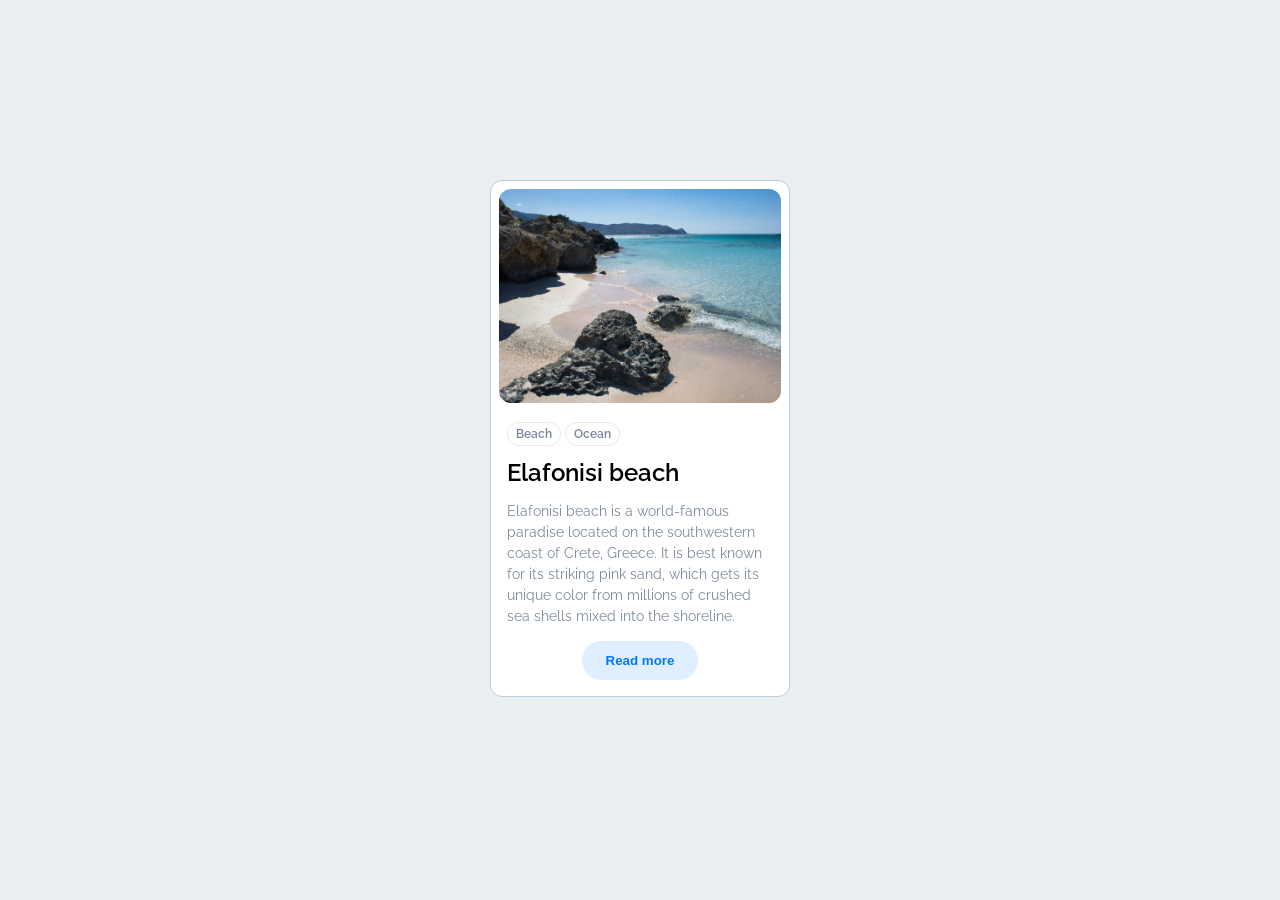
<file: Card/index.html>
<!DOCTYPE html>
<html lang="en">
<head>
    <meta charset="UTF-8">
    <meta name="viewport" content="width=device-width, initial-scale=1.0">
    <title>Card</title>
    <link rel="stylesheet" href="style.css">
</head>
<body>  
     <!-- A div with container id to hold the card -->
    <div id="container">

        <!-- A div with card class for the card  -->
        <div class="card">

            <img src="tadeusz-zachwieja-QrdBR0aOkV4-unsplash.jpg" alt="Elafonisi Beach">

            <!-- A div with card__details class to hold the details in the card  -->
            <div class="card__details">
            
            <!-- Span with tag class for the tag -->
            <span class="tag">Beach</span>

            <span class="tag">Ocean</span>

            <!-- A div with name class for the name of the card -->
            <div class="name">Elafonisi beach</div>

            <p> Elafonisi beach is a world-famous paradise located on the southwestern coast of Crete, Greece. It is best known for its striking pink sand, which gets its unique color from millions of crushed sea shells mixed into the shoreline.</p>

            <button>Read more</button>
        </div>
    </div>
</body>
</html>
</file>
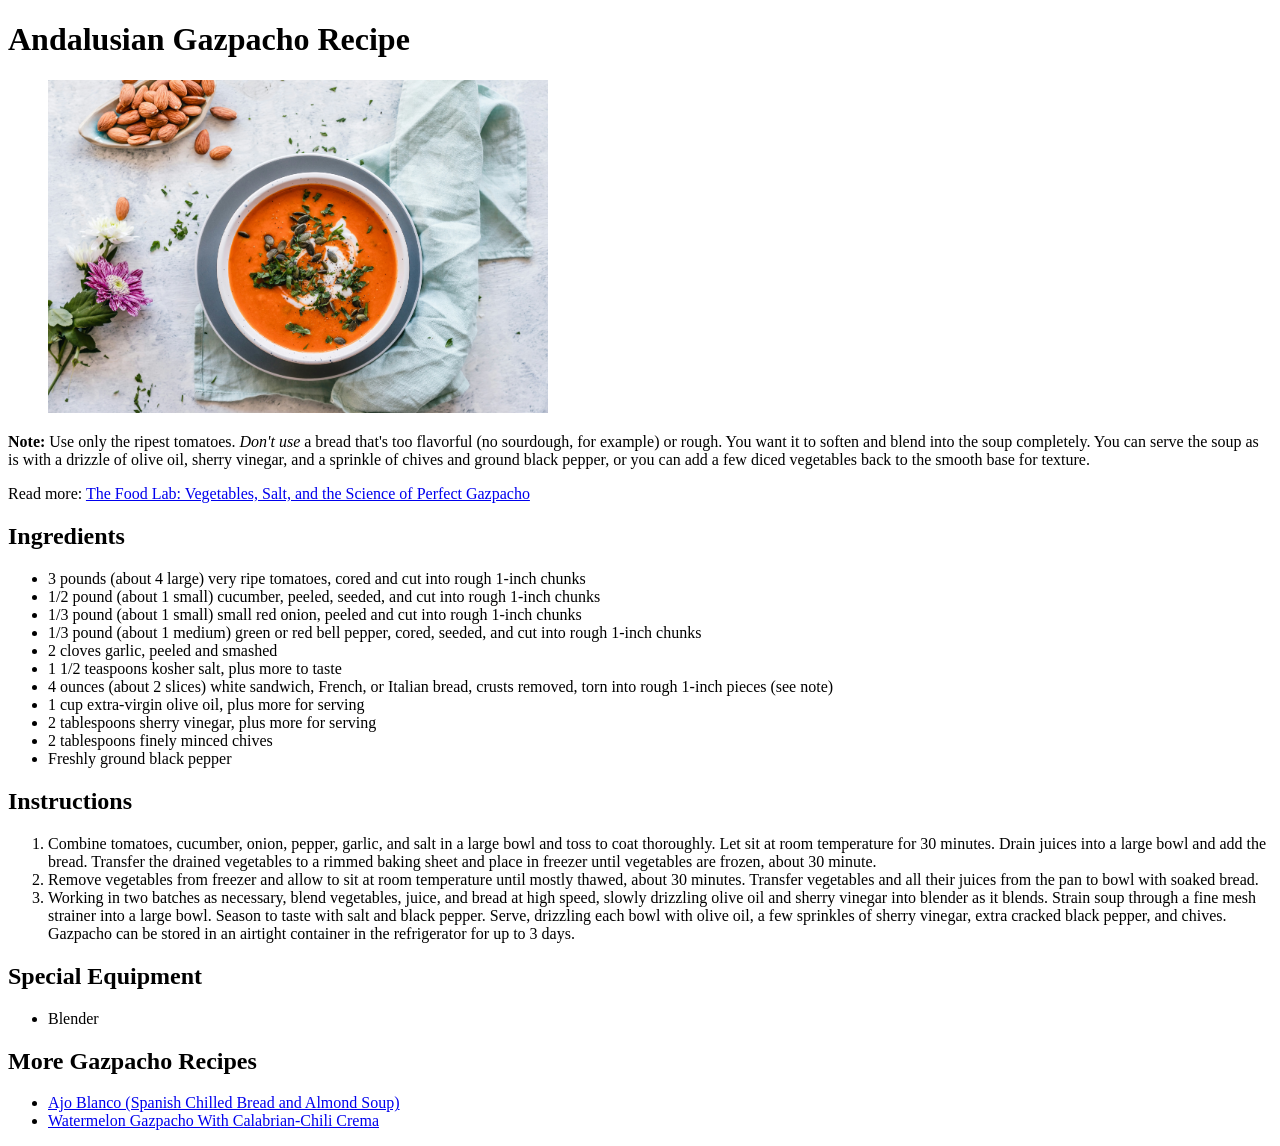
<file: HTML Receptet/index.html>
<!doctype html>
<html lang="en">
  <head>
    <meta charset="UTF-8" />
    <meta name="viewport" content="width=device-width, initial-scale=1.0" />
    <title>Andalusian Gazpacho Recipe</title>
  </head>
  <body>
    <header>
      <h1>Andalusian Gazpacho Recipe</h1>

      <!-- (Bild på en gazpacho soppa - Hitta valfri på nätet som du får använda) -->
      <figure>
        <img
          src="ella-olsson-fxJTl_gDh28-unsplash.jpg"
          alt="tomatsoppa"
          width="500"
        />
      </figure>
    </header>
    <main>
      <p>
        <strong>Note:</strong> Use only the ripest tomatoes.
        <em>Don't use</em> a bread that's too flavorful (no sourdough,
        for example) or rough. You want it to soften and blend into the soup
        completely. You can serve the soup as is with a drizzle of olive oil,
        sherry vinegar, and a sprinkle of chives and ground black pepper, or you
        can add a few diced vegetables back to the smooth base for texture.
      </p>
      <p>
        Read more:
        <a
          href="https://www.seriouseats.com/2011/08/how-to-make-perfect-gazpacho-the-food-lab-salting-vegetables-science.html"
          target="_blank"
          rel="noopener noreferrer"
          >The Food Lab: Vegetables, Salt, and the Science of Perfect
          Gazpacho</a
        >
      </p>

      <h2>Ingredients</h2>
      <ul>
        <li>
          3 pounds (about 4 large) very ripe tomatoes, cored and cut into rough
          1-inch chunks
        </li>
        <li>
          1/2 pound (about 1 small) cucumber, peeled, seeded, and cut into rough
          1-inch chunks
        </li>
        <li>
          1/3 pound (about 1 small) small red onion, peeled and cut into rough
          1-inch chunks
        </li>
        <li>
          1/3 pound (about 1 medium) green or red bell pepper, cored, seeded,
          and cut into rough 1-inch chunks
        </li>

        <li>2 cloves garlic, peeled and smashed</li>

        <li>1 1/2 teaspoons kosher salt, plus more to taste</li>

        <li>
          4 ounces (about 2 slices) white sandwich, French, or Italian bread,
          crusts removed, torn into rough 1-inch pieces (see note)
        </li>

        <li>1 cup extra-virgin olive oil, plus more for serving</li>

        <li>2 tablespoons sherry vinegar, plus more for serving</li>

        <li>2 tablespoons finely minced chives</li>

        <li>Freshly ground black pepper</li>
      </ul>

      <h2>Instructions</h2>
      <ol>
        <li>
          Combine tomatoes, cucumber, onion, pepper, garlic, and salt in a large
          bowl and toss to coat thoroughly. Let sit at room temperature for 30
          minutes. Drain juices into a large bowl and add the bread. Transfer
          the drained vegetables to a rimmed baking sheet and place in freezer
          until vegetables are frozen, about 30 minute.
        </li>
        <li>
          Remove vegetables from freezer and allow to sit at room temperature
          until mostly thawed, about 30 minutes. Transfer vegetables and all
          their juices from the pan to bowl with soaked bread.
        </li>
        <li>
          Working in two batches as necessary, blend vegetables, juice, and
          bread at high speed, slowly drizzling olive oil and sherry vinegar
          into blender as it blends. Strain soup through a fine mesh strainer
          into a large bowl. Season to taste with salt and black pepper. Serve,
          drizzling each bowl with olive oil, a few sprinkles of sherry vinegar,
          extra cracked black pepper, and chives. Gazpacho can be stored in an
          airtight container in the refrigerator for up to 3 days.
        </li>
      </ol>

      <h2>Special Equipment</h2>
      <ul>
        <li>Blender</li>
      </ul>

      <h2>More Gazpacho Recipes</h2>
      <ul>
        <li>
          <a
            href="https://www.seriouseats.com/recipes/2017/07/ajo-blanco-spanish-bread-almond-cold-soup-recipe.html"
          >
            Ajo Blanco (Spanish Chilled Bread and Almond Soup)
          </a>
        </li>
        <li>
          <a
            href="https://www.seriouseats.com/recipes/2018/07/watermelon-gazpacho-with-calabrian-chili-crema.html"
            >Watermelon Gazpacho With Calabrian-Chili Crema</a
          >
        </li>
      </ul>
    </main>
  </body>
</html>
</file>
<file: Card/style.css>
@import url('https://fonts.googleapis.com/css2?family=Raleway:ital,wght@0,100..900;1,100..900&display=swap');

img {
    width: 100%;
    border-radius: 12px;
    height: 214px;
    object-fit: cover;
}

body {  
    background-color: #EAEFF1;
    font-family: "Raleway", sans-serif;
}

#container {
  max-width: 300px;

  /* Center the container in middle on horizontal axis */
  margin: 0 auto;

  /* Add empty space above the container (20% of the view height) */
  margin-top: 20vh;
}

.card {
  /* Change background color */
  background-color: white;

  /* Add border */
  border: 1px solid #bacdd8;

  /* Add space between the border and the content */
  padding: 8px;

  border-radius: 12px;
}

/* Style div elements that have class equal to tag */
.tag {
  padding: 4px 8px;
  border: 1px solid #e5eaed;

  border-radius: 50px;
  font-size: 12px;
  font-weight: 600;
  color: #788697;
}

/* Style div elements that have class equal to name */
.name {
  font-size: 24px;
  font-weight: 600;

  margin-top: 16px;
}

/* Style p element */
p {
  font-size: 14px;
  color: #7f8c9b;
  line-height: 150%;
}

/* Style button element */
button {
  border: none;
  padding: 12px 24px;
  border-radius: 50px;

  font-weight: 600;
  color: #0077ff;
  background-color: #e0efff;

  /* Button is inline-block element by default, it need to have block display for margin: 0 auto; to work */
  margin: 0 auto;
  display: block;

  /* Button is a clickable element, therefore it should have a pointer cursor */
  cursor: pointer;
}

.card__details {
  /* Add space around the details */
  padding: 16px 8px 8px 8px;
}

/* Add style when button is focused or hovered */
button:focus,
button:hover {
  background-color: #0077ff;
  color: #e0efff;
}
</file>
